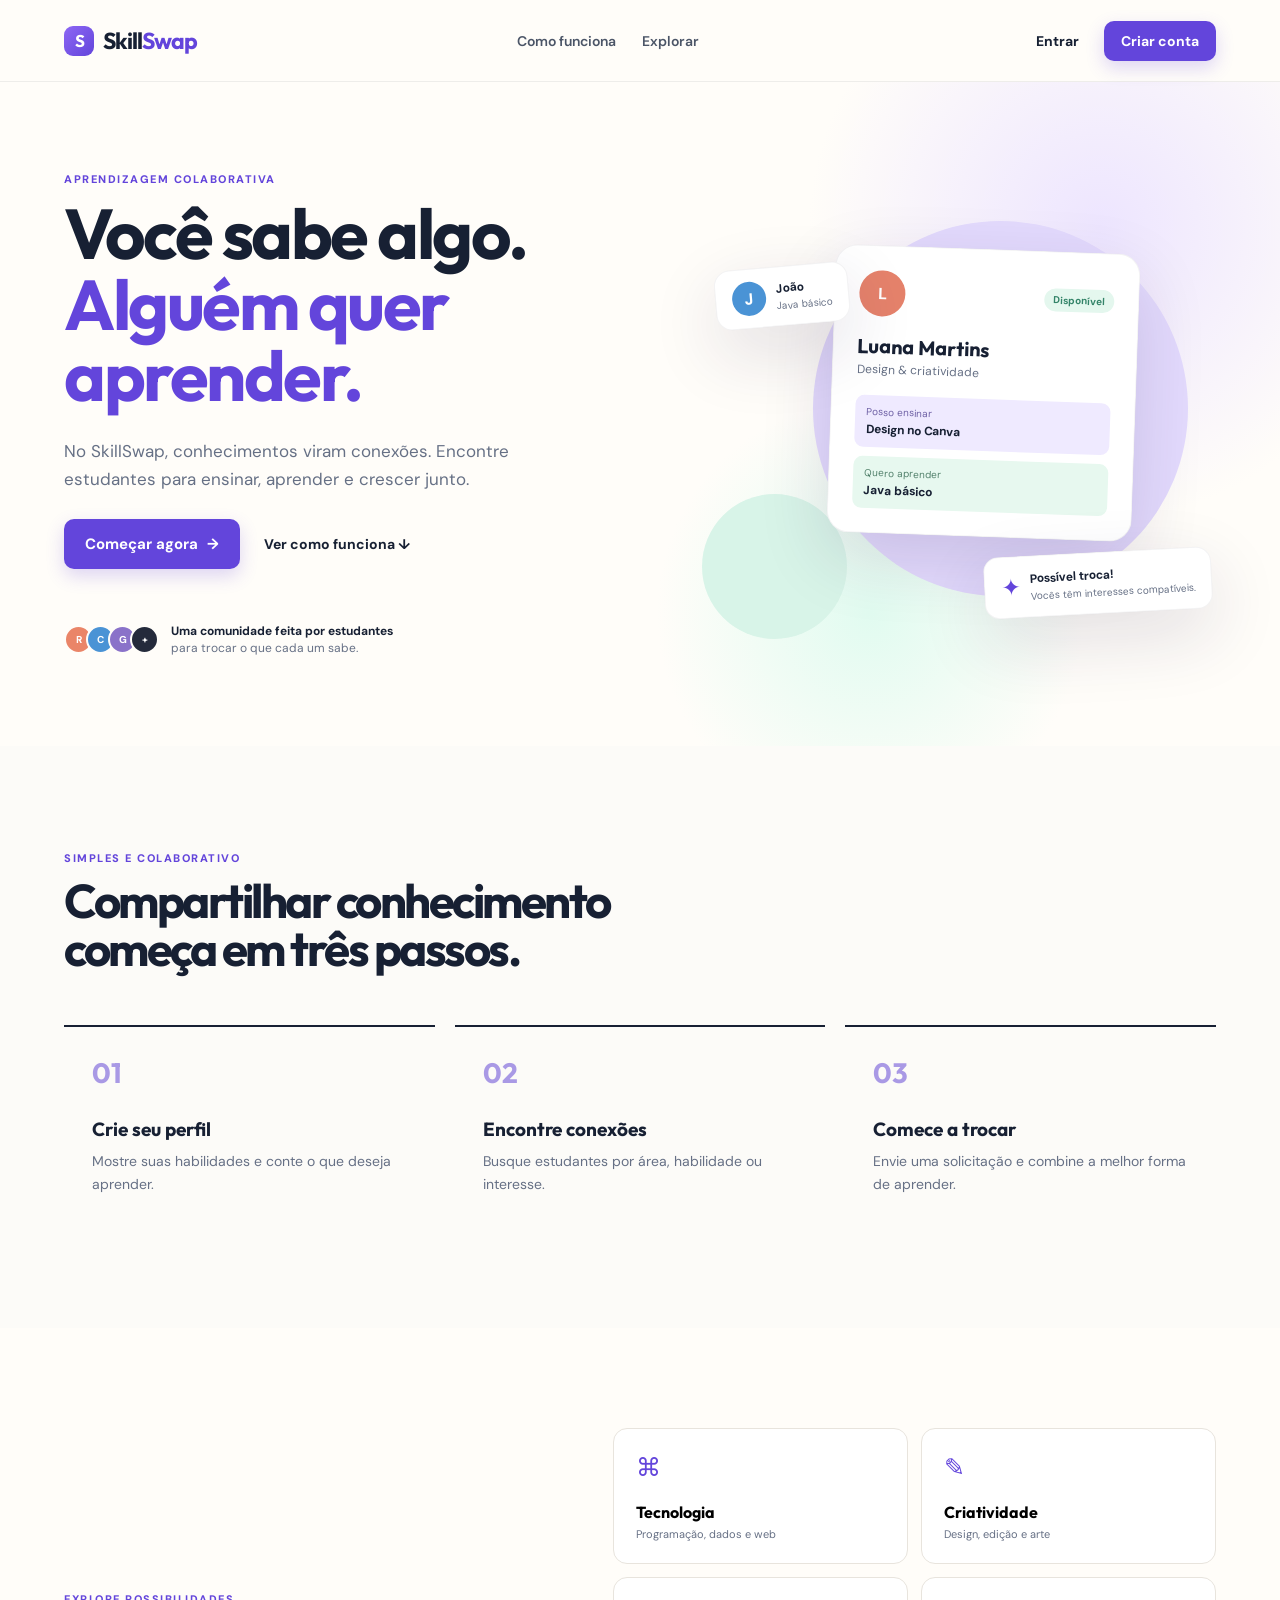
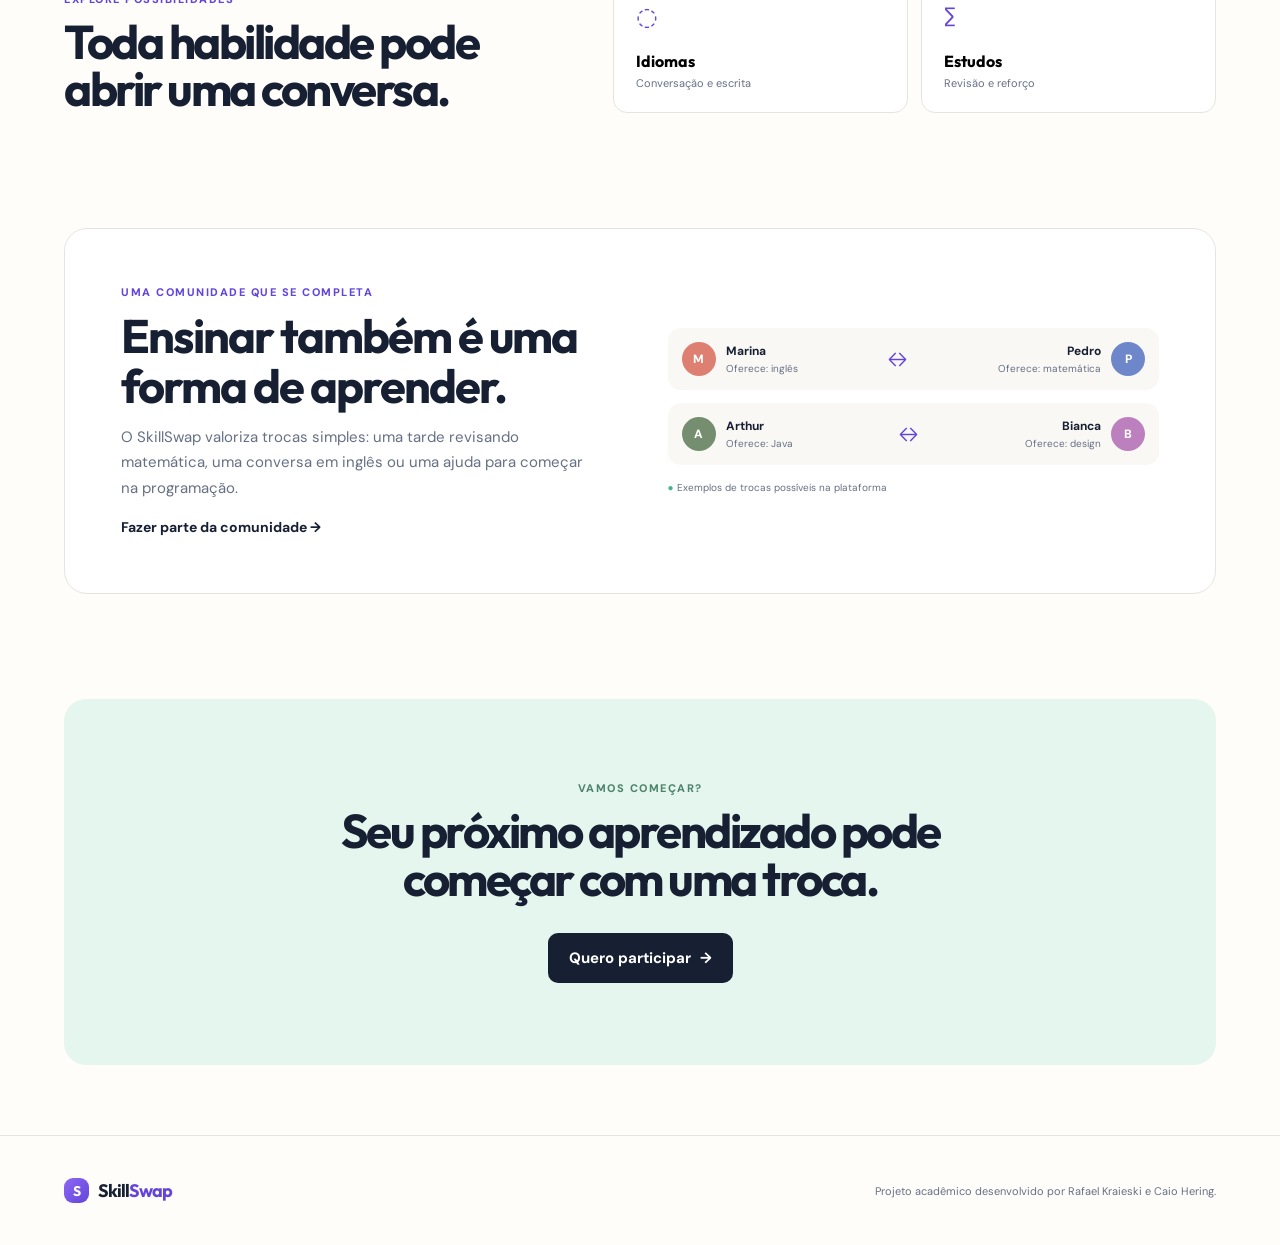
<file: src/main/resources/static/index.html>
<!DOCTYPE html>
<html lang="pt-BR">
<head>
    <meta charset="UTF-8">
    <meta name="viewport" content="width=device-width, initial-scale=1.0">
    <link rel="icon" href="data:image/svg+xml,%3Csvg xmlns='http://www.w3.org/2000/svg' viewBox='0 0 32 32'%3E%3Crect width='32' height='32' rx='8' fill='%236345db'/%3E%3Ctext x='16' y='23' font-family='Arial,sans-serif' font-size='18' font-weight='bold' fill='white' text-anchor='middle'%3ES%3C/text%3E%3C/svg%3E">
    <meta name="description" content="SkillSwap - troque conhecimentos e aprenda com outros estudantes.">
    <title>SkillSwap | Aprender é melhor quando se compartilha</title>
    <link rel="preconnect" href="https://fonts.googleapis.com">
    <link rel="preconnect" href="https://fonts.gstatic.com" crossorigin>
    <link href="https://fonts.googleapis.com/css2?family=DM+Sans:wght@400;500;600;700&family=Outfit:wght@600;700;800&display=swap" rel="stylesheet">
    <link rel="stylesheet" href="css/style.css">
</head>
<body>
    <header class="topbar">
        <a class="brand" href="#inicio" aria-label="SkillSwap, página inicial">
            <span class="brand-mark">S</span>
            <span>Skill<span>Swap</span></span>
        </a>
        <nav aria-label="Navegação principal">
            <a href="#como-funciona">Como funciona</a>
            <a href="#categorias">Explorar</a>
        </nav>
        <div class="header-actions">
            <a class="button button-ghost" href="login.html">Entrar</a>
            <a class="button button-primary" href="cadastro.html">Criar conta</a>
        </div>
    </header>

    <main id="inicio">
        <section class="hero" aria-labelledby="hero-title">
            <div class="hero-copy">
                <p class="eyebrow">APRENDIZAGEM COLABORATIVA</p>
                <h1 id="hero-title">Você sabe algo. <em>Alguém quer aprender.</em></h1>
                <p class="hero-text">No SkillSwap, conhecimentos viram conexões. Encontre estudantes para ensinar, aprender e crescer junto.</p>
                <div class="hero-actions">
                    <a class="button button-primary button-large" href="cadastro.html">Começar agora <span aria-hidden="true">→</span></a>
                    <a class="text-link" href="#como-funciona">Ver como funciona <span aria-hidden="true">↓</span></a>
                </div>
                <div class="social-proof" aria-label="Informações da comunidade">
                    <div class="avatars" aria-hidden="true"><span>R</span><span>C</span><span>G</span><span>+</span></div>
                    <p><strong>Uma comunidade feita por estudantes</strong><br>para trocar o que cada um sabe.</p>
                </div>
            </div>
            <div class="hero-visual" aria-label="Exemplo de conexão entre habilidades">
                <div class="orb orb-one"></div>
                <div class="orb orb-two"></div>
                <article class="profile-card profile-main">
                    <div class="profile-top"><span class="avatar avatar-lu">L</span><span class="online">Disponível</span></div>
                    <h2>Luana Martins</h2>
                    <p>Design &amp; criatividade</p>
                    <div class="skill-row"><span>Posso ensinar</span><b>Design no Canva</b></div>
                    <div class="skill-row wants"><span>Quero aprender</span><b>Java básico</b></div>
                </article>
                <article class="profile-card profile-small profile-left">
                    <span class="avatar avatar-jo">J</span><div><b>João</b><small>Java básico</small></div>
                </article>
                <article class="match-card"><span class="match-icon">✦</span><div><b>Possível troca!</b><small>Vocês têm interesses compatíveis.</small></div></article>
            </div>
        </section>

        <section class="steps" id="como-funciona" aria-labelledby="steps-title">
            <div class="section-heading"><p class="eyebrow">SIMPLES E COLABORATIVO</p><h2 id="steps-title">Compartilhar conhecimento começa em três passos.</h2></div>
            <div class="steps-grid">
                <article><span class="step-number">01</span><h3>Crie seu perfil</h3><p>Mostre suas habilidades e conte o que deseja aprender.</p></article>
                <article><span class="step-number">02</span><h3>Encontre conexões</h3><p>Busque estudantes por área, habilidade ou interesse.</p></article>
                <article><span class="step-number">03</span><h3>Comece a trocar</h3><p>Envie uma solicitação e combine a melhor forma de aprender.</p></article>
            </div>
        </section>

        <section class="categories" id="categorias" aria-labelledby="categories-title">
            <div><p class="eyebrow">EXPLORE POSSIBILIDADES</p><h2 id="categories-title">Toda habilidade pode abrir uma conversa.</h2></div>
            <div class="category-grid">
                <button type="button" class="category-card" data-category="Tecnologia" data-icon="⌘" data-skills="Java básico, HTML e CSS, lógica de programação"><span>⌘</span><b>Tecnologia</b><small>Programação, dados e web</small></button>
                <button type="button" class="category-card" data-category="Criatividade" data-icon="✎" data-skills="Canva, edição de vídeo, ilustração"><span>✎</span><b>Criatividade</b><small>Design, edição e arte</small></button>
                <button type="button" class="category-card" data-category="Idiomas" data-icon="◌" data-skills="Conversação em inglês, escrita, apresentações"><span>◌</span><b>Idiomas</b><small>Conversação e escrita</small></button>
                <button type="button" class="category-card" data-category="Estudos" data-icon="∑" data-skills="Matemática, física, organização de estudos"><span>∑</span><b>Estudos</b><small>Revisão e reforço</small></button>
            </div>
        </section>

        <section class="community" aria-labelledby="community-title">
            <div class="community-card">
                <div class="community-copy"><p class="eyebrow">UMA COMUNIDADE QUE SE COMPLETA</p><h2 id="community-title">Ensinar também é uma forma de aprender.</h2><p>O SkillSwap valoriza trocas simples: uma tarde revisando matemática, uma conversa em inglês ou uma ajuda para começar na programação.</p><a class="text-link" href="#participar">Fazer parte da comunidade <span aria-hidden="true">→</span></a></div>
                <div class="connection-list" aria-label="Exemplos de trocas de conhecimento">
                    <article><span class="mini-avatar a1">M</span><div><b>Marina</b><small>Oferece: inglês</small></div><span class="swap-arrow">↔</span><div class="align-right"><b>Pedro</b><small>Oferece: matemática</small></div><span class="mini-avatar a2">P</span></article>
                    <article><span class="mini-avatar a3">A</span><div><b>Arthur</b><small>Oferece: Java</small></div><span class="swap-arrow">↔</span><div class="align-right"><b>Bianca</b><small>Oferece: design</small></div><span class="mini-avatar a4">B</span></article>
                    <p class="connection-note"><span>●</span> Exemplos de trocas possíveis na plataforma</p>
                </div>
            </div>
        </section>

        <section class="cta" id="participar">
            <p class="eyebrow">VAMOS COMEÇAR?</p><h2>Seu próximo aprendizado pode começar com uma troca.</h2>
            <a class="button button-dark button-large" href="cadastro.html">Quero participar <span aria-hidden="true">→</span></a>
        </section>
    </main>

    <footer><a class="brand" href="#inicio"><span class="brand-mark">S</span><span>Skill<span>Swap</span></span></a><p>Projeto acadêmico desenvolvido por Rafael Kraieski e Caio Hering.</p></footer>
    <div class="modal-backdrop" hidden>
        <section class="category-modal" role="dialog" aria-modal="true" aria-labelledby="modal-title">
            <button class="modal-close" type="button" aria-label="Fechar janela">×</button>
            <span class="modal-icon"></span><p class="eyebrow">EXPLORAR CATEGORIA</p><h2 id="modal-title"></h2><p class="modal-description">Estas são algumas habilidades que você encontra nesta categoria. Veja quem pode ensinar e quem quer aprender.</p><div class="skill-chips"></div><a class="button button-primary modal-action" href="busca.html">Ver estudantes desta categoria</a>
        </section>
    </div>
    <div class="toast" role="status" aria-live="polite"></div>
    <script src="js/sessao.js"></script>
    <script src="js/app.js"></script>
</body>
</html>
</file>
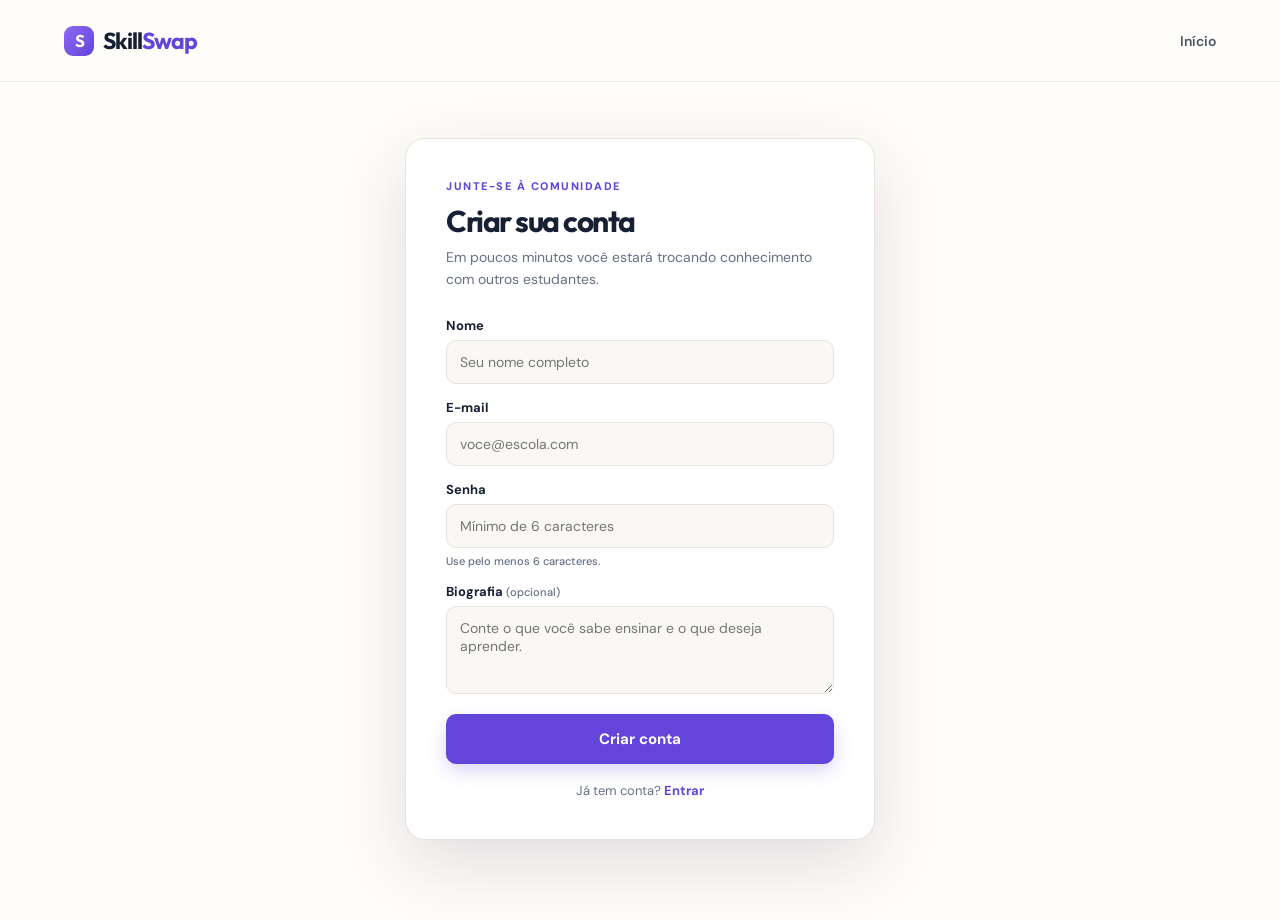
<file: src/main/resources/static/cadastro.html>
<!DOCTYPE html>
<html lang="pt-BR">
<head>
    <meta charset="UTF-8">
    <meta name="viewport" content="width=device-width, initial-scale=1.0">
    <link rel="icon" href="data:image/svg+xml,%3Csvg xmlns='http://www.w3.org/2000/svg' viewBox='0 0 32 32'%3E%3Crect width='32' height='32' rx='8' fill='%236345db'/%3E%3Ctext x='16' y='23' font-family='Arial,sans-serif' font-size='18' font-weight='bold' fill='white' text-anchor='middle'%3ES%3C/text%3E%3C/svg%3E">
    <title>Criar conta | SkillSwap</title>
    <link rel="preconnect" href="https://fonts.googleapis.com">
    <link rel="preconnect" href="https://fonts.gstatic.com" crossorigin>
    <link href="https://fonts.googleapis.com/css2?family=DM+Sans:wght@400;500;600;700&family=Outfit:wght@600;700;800&display=swap" rel="stylesheet">
    <link rel="stylesheet" href="css/style.css">
</head>
<body data-page="cadastro">
    <header class="topbar">
        <a class="brand" href="index.html" aria-label="SkillSwap, página inicial">
            <span class="brand-mark">S</span>
            <span>Skill<span>Swap</span></span>
        </a>
        <nav aria-label="Navegação principal">
            <a href="index.html">Início</a>
        </nav>
    </header>

    <main class="auth-shell">
        <section class="auth-card" aria-labelledby="cadastro-title">
            <p class="eyebrow">JUNTE-SE À COMUNIDADE</p>
            <h1 id="cadastro-title">Criar sua conta</h1>
            <p class="auth-sub">Em poucos minutos você estará trocando conhecimento com outros estudantes.</p>
            <form id="form-cadastro" novalidate>
                <div class="field">
                    <label for="nome">Nome</label>
                    <input type="text" id="nome" name="nome" autocomplete="name" maxlength="120" placeholder="Seu nome completo" required>
                </div>
                <div class="field">
                    <label for="email">E-mail</label>
                    <input type="email" id="email" name="email" autocomplete="email" maxlength="150" placeholder="voce@escola.com" required>
                </div>
                <div class="field">
                    <label for="senha">Senha</label>
                    <input type="password" id="senha" name="senha" autocomplete="new-password" maxlength="72" placeholder="Mínimo de 6 caracteres" required>
                    <span class="hint">Use pelo menos 6 caracteres.</span>
                </div>
                <div class="field">
                    <label for="biografia">Biografia <span class="hint">(opcional)</span></label>
                    <textarea id="biografia" name="biografia" maxlength="500" placeholder="Conte o que você sabe ensinar e o que deseja aprender."></textarea>
                </div>
                <div class="auth-actions">
                    <button class="button button-primary button-large" type="submit">Criar conta</button>
                </div>
            </form>
            <p class="auth-alt">Já tem conta? <a href="login.html">Entrar</a></p>
        </section>
    </main>

    <div class="toast" role="status" aria-live="polite"></div>
    <script src="js/auth.js"></script>
</body>
</html>
</file>
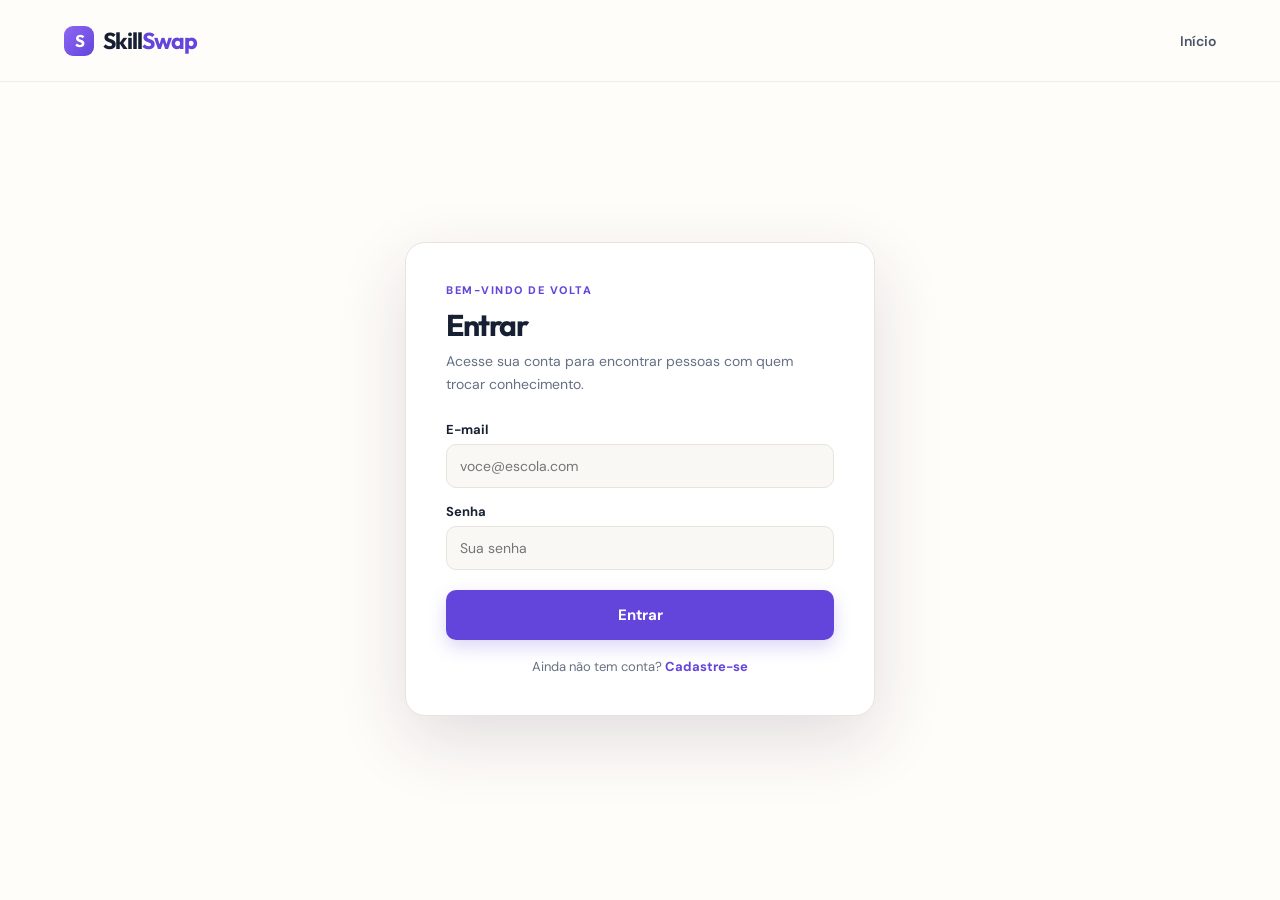
<file: src/main/resources/static/login.html>
<!DOCTYPE html>
<html lang="pt-BR">
<head>
    <meta charset="UTF-8">
    <meta name="viewport" content="width=device-width, initial-scale=1.0">
    <link rel="icon" href="data:image/svg+xml,%3Csvg xmlns='http://www.w3.org/2000/svg' viewBox='0 0 32 32'%3E%3Crect width='32' height='32' rx='8' fill='%236345db'/%3E%3Ctext x='16' y='23' font-family='Arial,sans-serif' font-size='18' font-weight='bold' fill='white' text-anchor='middle'%3ES%3C/text%3E%3C/svg%3E">
    <title>Entrar | SkillSwap</title>
    <link rel="preconnect" href="https://fonts.googleapis.com">
    <link rel="preconnect" href="https://fonts.gstatic.com" crossorigin>
    <link href="https://fonts.googleapis.com/css2?family=DM+Sans:wght@400;500;600;700&family=Outfit:wght@600;700;800&display=swap" rel="stylesheet">
    <link rel="stylesheet" href="css/style.css">
</head>
<body data-page="login">
    <header class="topbar">
        <a class="brand" href="index.html" aria-label="SkillSwap, página inicial">
            <span class="brand-mark">S</span>
            <span>Skill<span>Swap</span></span>
        </a>
        <nav aria-label="Navegação principal">
            <a href="index.html">Início</a>
        </nav>
    </header>

    <main class="auth-shell">
        <section class="auth-card" aria-labelledby="login-title">
            <p class="eyebrow">BEM-VINDO DE VOLTA</p>
            <h1 id="login-title">Entrar</h1>
            <p class="auth-sub">Acesse sua conta para encontrar pessoas com quem trocar conhecimento.</p>
            <form id="form-login" novalidate>
                <div class="field">
                    <label for="email">E-mail</label>
                    <input type="email" id="email" name="email" autocomplete="email" placeholder="voce@escola.com" required>
                </div>
                <div class="field">
                    <label for="senha">Senha</label>
                    <input type="password" id="senha" name="senha" autocomplete="current-password" placeholder="Sua senha" required>
                </div>
                <div class="auth-actions">
                    <button class="button button-primary button-large" type="submit">Entrar</button>
                </div>
            </form>
            <p class="auth-alt">Ainda não tem conta? <a href="cadastro.html">Cadastre-se</a></p>
        </section>
    </main>

    <div class="toast" role="status" aria-live="polite"></div>
    <script src="js/auth.js"></script>
</body>
</html>
</file>
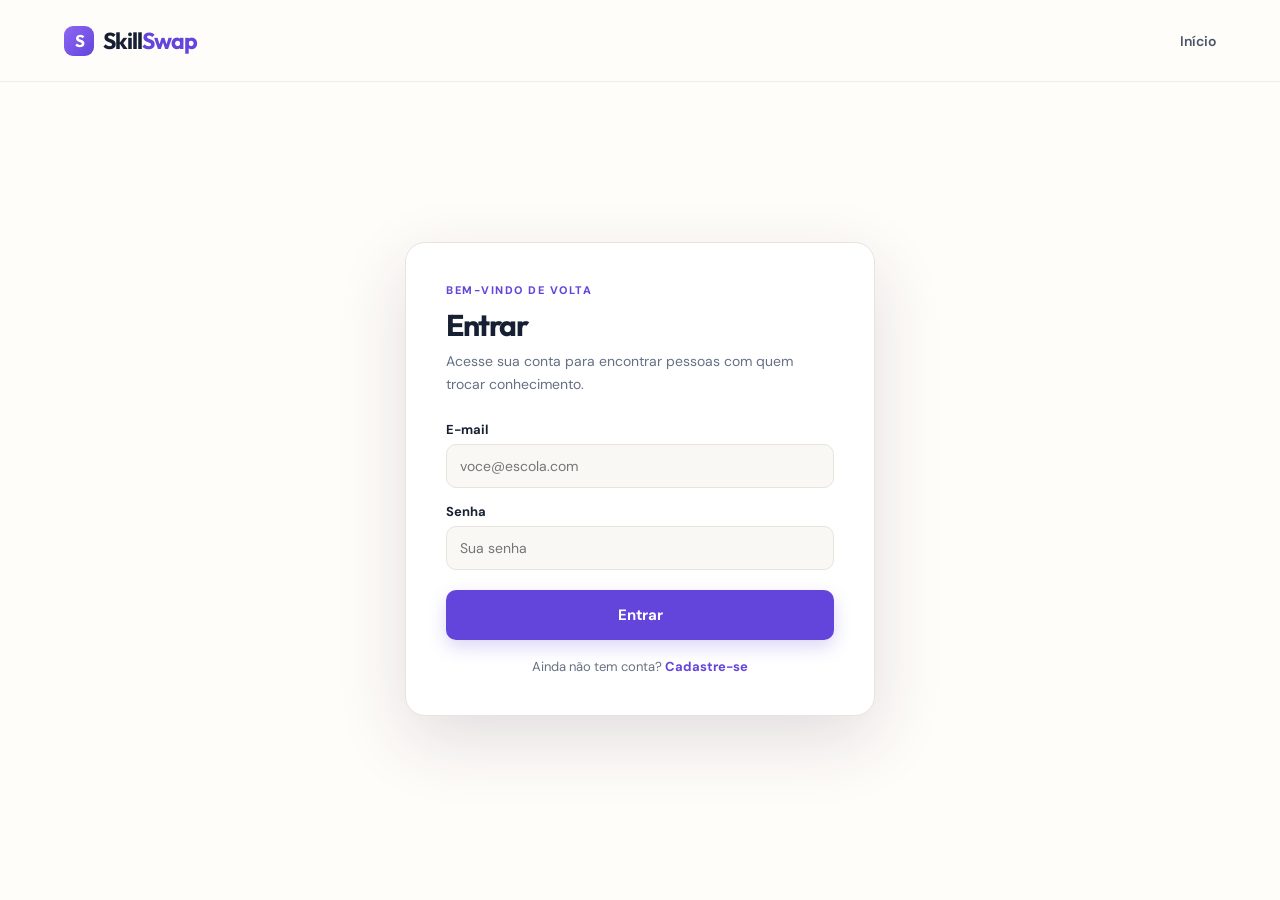
<file: src/main/resources/static/perfil.html>
<!DOCTYPE html>
<html lang="pt-BR">
<head>
    <meta charset="UTF-8">
    <meta name="viewport" content="width=device-width, initial-scale=1.0">
    <link rel="icon" href="data:image/svg+xml,%3Csvg xmlns='http://www.w3.org/2000/svg' viewBox='0 0 32 32'%3E%3Crect width='32' height='32' rx='8' fill='%236345db'/%3E%3Ctext x='16' y='23' font-family='Arial,sans-serif' font-size='18' font-weight='bold' fill='white' text-anchor='middle'%3ES%3C/text%3E%3C/svg%3E">
    <title>Meu perfil | SkillSwap</title>
    <link rel="preconnect" href="https://fonts.googleapis.com">
    <link rel="preconnect" href="https://fonts.gstatic.com" crossorigin>
    <link href="https://fonts.googleapis.com/css2?family=DM+Sans:wght@400;500;600;700&family=Outfit:wght@600;700;800&display=swap" rel="stylesheet">
    <link rel="stylesheet" href="css/style.css">
</head>
<body data-page="perfil">
    <header class="topbar">
        <a class="brand" href="index.html" aria-label="SkillSwap, página inicial">
            <span class="brand-mark">S</span>
            <span>Skill<span>Swap</span></span>
        </a>
        <nav aria-label="Navegação principal">
            <a href="busca.html">Estudantes</a>
            <a href="solicitacoes.html">Trocas</a>
            <a href="index.html">Início</a>
            <a href="#" id="link-sair">Sair</a>
        </nav>
    </header>

    <main class="auth-shell">
        <section class="auth-card perfil-card" aria-labelledby="perfil-title">
            <div class="perfil-head">
                <span class="perfil-avatar" id="perfil-inicial">?</span>
                <div>
                    <h1 id="perfil-title">Meu perfil</h1>
                    <p><span id="perfil-email"></span><br><small id="perfil-desde"></small></p>
                </div>
            </div>

            <h2 class="perfil-section-title">Minha biografia</h2>
            <p class="perfil-bio" id="perfil-bio"></p>

            <h2 class="perfil-section-title">Posso ensinar</h2>
            <div class="skill-list" id="lista-oferece"></div>

            <h2 class="perfil-section-title">Quero aprender</h2>
            <div class="skill-list" id="lista-deseja"></div>

            <h2 class="perfil-section-title">Adicionar habilidade</h2>
            <form id="form-habilidade" novalidate>
                <datalist id="habilidades-existentes"></datalist>
                <div class="field">
                    <label for="habilidade">Habilidade</label>
                    <input type="text" id="habilidade" name="nome" list="habilidades-existentes" maxlength="100" placeholder="Ex.: Java básico, Canva, conversação em inglês" required>
                </div>
                <div class="form-row">
                    <div class="field">
                        <label for="categoria">Categoria</label>
                        <select id="categoria" name="categoria" required>
                            <option value="">Escolha...</option>
                            <option value="Tecnologia">Tecnologia</option>
                            <option value="Criatividade">Criatividade</option>
                            <option value="Idiomas">Idiomas</option>
                            <option value="Estudos">Estudos</option>
                            <option value="Outros">Outros</option>
                        </select>
                    </div>
                    <div class="field">
                        <label for="tipo">Tipo</label>
                        <select id="tipo" name="tipo" required>
                            <option value="">Escolha...</option>
                            <option value="OFERECE">Posso ensinar</option>
                            <option value="DESEJA_APRENDER">Quero aprender</option>
                        </select>
                    </div>
                </div>
                <div class="auth-actions">
                    <button class="button button-dark" type="submit">Adicionar habilidade</button>
                </div>
            </form>

            <h2 class="perfil-section-title separador">Editar perfil</h2>
            <form id="form-perfil" novalidate>
                <div class="field">
                    <label for="nome">Nome</label>
                    <input type="text" id="nome" name="nome" maxlength="120" required>
                </div>
                <div class="field">
                    <label for="biografia">Biografia</label>
                    <textarea id="biografia" name="biografia" maxlength="500" placeholder="Conte o que você sabe ensinar e o que deseja aprender."></textarea>
                </div>
                <div class="auth-actions">
                    <button class="button button-primary" type="submit">Salvar alterações</button>
                </div>
            </form>
        </section>
    </main>

    <div class="toast" role="status" aria-live="polite"></div>
    <script src="js/sessao.js"></script>
    <script src="js/auth.js"></script>
</body>
</html>
</file>
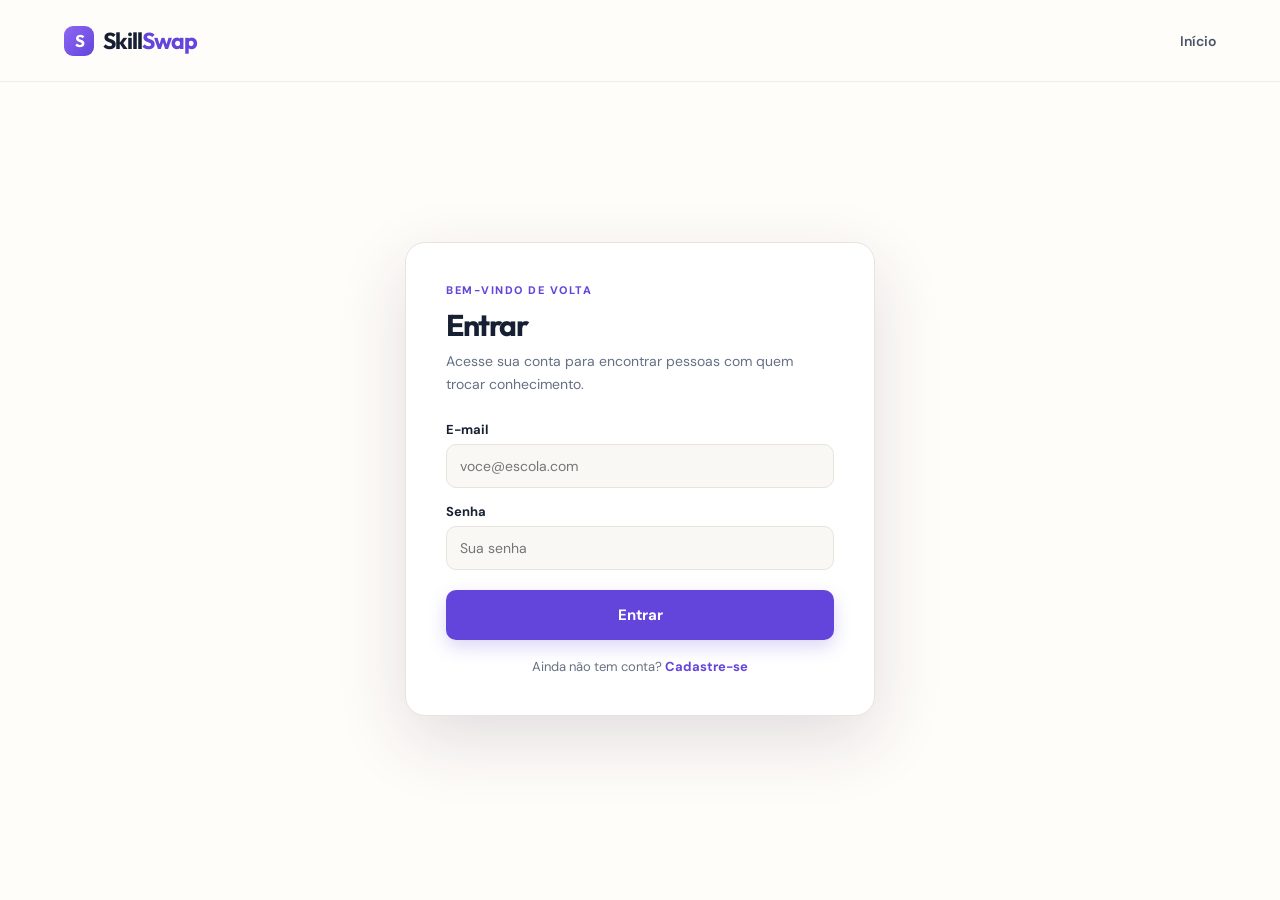
<file: src/main/resources/static/solicitacoes.html>
<!DOCTYPE html>
<html lang="pt-BR">
<head>
    <meta charset="UTF-8">
    <meta name="viewport" content="width=device-width, initial-scale=1.0">
    <link rel="icon" href="data:image/svg+xml,%3Csvg xmlns='http://www.w3.org/2000/svg' viewBox='0 0 32 32'%3E%3Crect width='32' height='32' rx='8' fill='%236345db'/%3E%3Ctext x='16' y='23' font-family='Arial,sans-serif' font-size='18' font-weight='bold' fill='white' text-anchor='middle'%3ES%3C/text%3E%3C/svg%3E">
    <title>Minhas trocas | SkillSwap</title>
    <link rel="preconnect" href="https://fonts.googleapis.com">
    <link rel="preconnect" href="https://fonts.gstatic.com" crossorigin>
    <link href="https://fonts.googleapis.com/css2?family=DM+Sans:wght@400;500;600;700&family=Outfit:wght@600;700;800&display=swap" rel="stylesheet">
    <link rel="stylesheet" href="css/style.css">
</head>
<body data-page="trocas">
    <header class="topbar">
        <a class="brand" href="index.html" aria-label="SkillSwap, página inicial">
            <span class="brand-mark">S</span>
            <span>Skill<span>Swap</span></span>
        </a>
        <nav aria-label="Navegação principal">
            <a href="busca.html">Estudantes</a>
            <a href="index.html">Início</a>
            <a href="#" id="link-sair">Sair</a>
        </nav>
    </header>

    <main class="auth-shell">
        <section class="auth-card perfil-card" aria-labelledby="trocas-title">
            <p class="eyebrow">CONEXÕES</p>
            <h1 id="trocas-title">Minhas trocas</h1>
            <p class="auth-sub">Acompanhe as solicitações que você enviou e recebeu.</p>

            <div class="painel-resumo" id="painel-resumo"></div>

            <h2 class="perfil-section-title">Recebidas</h2>
            <div class="troca-lista" id="lista-recebidas"></div>

            <h2 class="perfil-section-title separador">Enviadas</h2>
            <div class="troca-lista" id="lista-enviadas"></div>
        </section>
    </main>

    <div class="toast" role="status" aria-live="polite"></div>
    <script src="js/sessao.js"></script>
    <script src="js/trocas.js"></script>
</body>
</html>
</file>
<file: src/main/resources/static/css/style.css>
:root { --ink:#172033; --muted:#667085; --paper:#fffdf9; --purple:#6345db; --violet:#8d67f4; --mint:#d8f4e8; --line:#e8e4dd; --shadow:0 24px 70px rgba(39, 28, 75, .14); }
* { box-sizing:border-box; }
html { scroll-behavior:smooth; }
body { margin:0; color:var(--ink); background:var(--paper); font-family:"DM Sans", Arial, sans-serif; }
a { color:inherit; text-decoration:none; }
button { font:inherit; }
.topbar, main > section, footer { padding-left:max(5vw, 24px); padding-right:max(5vw, 24px); }
.topbar { height:82px; display:flex; align-items:center; justify-content:space-between; gap:24px; border-bottom:1px solid rgba(23,32,51,.07); background:rgba(255,253,249,.9); position:sticky; top:0; z-index:5; backdrop-filter:blur(14px); }
.brand { display:inline-flex; align-items:center; gap:9px; font:700 23px "Outfit", sans-serif; letter-spacing:-1px; }.brand > span:last-child > span { color:var(--purple); }.brand-mark { width:30px; height:30px; border-radius:9px; display:grid; place-items:center; color:#fff; background:linear-gradient(135deg,var(--violet),var(--purple)); font-size:17px; }
nav { display:flex; gap:26px; color:#4b5567; font-size:14px; font-weight:600; } nav a:hover,.text-link:hover { color:var(--purple); }.header-actions { display:flex; align-items:center; gap:8px; }
.button { cursor:pointer; border:0; border-radius:10px; padding:11px 17px; font-weight:700; font-size:14px; transition:.2s transform,.2s box-shadow,.2s background; display:inline-flex; align-items:center; justify-content:center; gap:9px; }.button:hover { transform:translateY(-2px); }.button-primary { color:white; background:var(--purple); box-shadow:0 7px 18px rgba(99,69,219,.22); }.button-primary:hover { background:#5338c4; }.button-ghost { background:transparent; color:var(--ink); }.button-large { padding:15px 21px; font-size:15px; }.button-dark { color:#fff; background:var(--ink); }
.hero { min-height:650px; display:grid; grid-template-columns:1.06fr .94fr; align-items:center; gap:50px; overflow:hidden; background:radial-gradient(circle at 86% 22%,#ede5ff 0,transparent 24%), radial-gradient(circle at 68% 80%,#e1fbf0 0,transparent 21%); }.hero-copy { max-width:615px; padding:90px 0; }.eyebrow { color:var(--purple); margin:0 0 12px; font-size:11px; letter-spacing:1.5px; font-weight:800; }.hero h1,.section-heading h2,.categories h2,.cta h2 { font-family:"Outfit",sans-serif; letter-spacing:-2.5px; line-height:1.01; }.hero h1 { max-width:600px; font-size:clamp(48px,5.5vw,78px); margin:0; }.hero h1 em { color:var(--purple); font-style:normal; }.hero-text { max-width:500px; color:var(--muted); font-size:17px; line-height:1.65; margin:26px 0; }.hero-actions { display:flex; align-items:center; gap:24px; }.text-link { color:var(--ink); font-size:14px; font-weight:700; }.social-proof { display:flex; align-items:center; gap:12px; margin-top:54px; }.social-proof p { margin:0; color:var(--muted); line-height:1.35; font-size:12px; }.social-proof strong { color:var(--ink); }.avatars { display:flex; }.avatars span { width:29px; height:29px; display:grid; place-items:center; margin-left:-7px; border:2px solid var(--paper); border-radius:50%; color:white; font-size:10px; font-weight:bold; background:#ea8568; }.avatars span:nth-child(2){background:#4a93d5}.avatars span:nth-child(3){background:#8a72c9}.avatars span:last-child{background:#242a3b}.avatars span:first-child{margin:0;}
.hero-visual { height:470px; position:relative; }.orb { position:absolute; border-radius:50%; }.orb-one { width:375px; height:375px; background:#e3dafd; right:28px; top:42px; }.orb-two { width:145px; height:145px; background:var(--mint); left:4px; bottom:10px; }.profile-card,.match-card { position:absolute; background:#fff; border:1px solid rgba(23,32,51,.05); box-shadow:var(--shadow); }.profile-main { width:305px; border-radius:22px; right:80px; top:70px; padding:24px; transform:rotate(2deg); }.profile-top { display:flex; justify-content:space-between; align-items:center; }.avatar { display:grid; place-items:center; border-radius:50%; width:46px; height:46px; font-weight:800; color:white; }.avatar-lu { background:#e5826b; }.avatar-jo { background:#4a93d5; }.online { color:#348469; border-radius:30px; padding:5px 9px; background:#e4f7ee; font-size:10px; font-weight:700; }.profile-main h2 { margin:17px 0 3px; font:700 20px "Outfit",sans-serif; }.profile-main > p { margin:0 0 18px; color:var(--muted); font-size:12px; }.skill-row { margin-top:9px; padding:10px 11px; background:#efeaff; border-radius:9px; display:flex; flex-direction:column; gap:3px; }.skill-row span { color:#6d5fa4; font-size:10px; }.skill-row b { font-size:12px; }.skill-row.wants { background:#e7f8ef; }.skill-row.wants span { color:#52806b; }.profile-small { display:flex; gap:10px; align-items:center; padding:12px 16px; left:17px; top:87px; border-radius:16px; transform:rotate(-5deg); }.profile-small .avatar { width:34px; height:34px; }.profile-small b,.profile-small small { display:block; }.profile-small b { font-size:12px; }.profile-small small { color:var(--muted); font-size:10px; margin-top:3px; }.match-card { max-width:236px; display:flex; align-items:center; gap:10px; padding:14px 16px; border-radius:15px; right:4px; bottom:35px; transform:rotate(-3deg); }.match-icon { color:var(--purple); font-size:23px; }.match-card b,.match-card small { display:block; }.match-card b { font-size:12px; }.match-card small { color:var(--muted); line-height:1.3; font-size:10px; margin-top:3px; }
.steps { padding-top:105px; padding-bottom:105px; background:#fcfbf8; }.section-heading { max-width:590px; }.section-heading h2,.categories h2,.cta h2 { margin:0; font-size:clamp(32px,3.7vw,49px); }.steps-grid { display:grid; grid-template-columns:repeat(3,1fr); gap:20px; margin-top:53px; }.steps-grid article { padding:28px; border-top:2px solid var(--ink); }.step-number { color:#a999e5; font:700 28px "Outfit",sans-serif; }.steps-grid h3 { margin:27px 0 9px; font:700 19px "Outfit",sans-serif; }.steps-grid p { margin:0; color:var(--muted); line-height:1.6; font-size:14px; }.categories { padding-top:100px; padding-bottom:105px; display:grid; grid-template-columns:.9fr 1.1fr; gap:55px; align-items:end; }.category-grid { display:grid; grid-template-columns:repeat(2,1fr); gap:13px; }.category-card { padding:22px; text-align:left; cursor:pointer; background:#fff; border:1px solid var(--line); border-radius:14px; transition:.2s transform,.2s border; }.category-card:hover { transform:translateY(-4px); border-color:var(--purple); }.category-card span,.category-card b,.category-card small { display:block; }.category-card span { color:var(--purple); font-size:25px; margin-bottom:18px; }.category-card b { font:700 16px "Outfit",sans-serif; }.category-card small { margin-top:5px; color:var(--muted); font-size:11px; }.cta { margin:0 max(5vw,24px) 70px; padding:82px 40px; text-align:center; border-radius:22px; background:#e4f6ee; }.cta h2 { max-width:700px; margin:0 auto 30px; }.cta .eyebrow { color:#4e836d; }footer { min-height:110px; display:flex; align-items:center; justify-content:space-between; gap:25px; border-top:1px solid var(--line); }footer .brand { font-size:18px; }footer .brand-mark { width:25px; height:25px; font-size:14px; }footer p { color:var(--muted); font-size:11px; }.toast { position:fixed; opacity:0; pointer-events:none; bottom:24px; left:50%; transform:translate(-50%,20px); max-width:380px; padding:12px 16px; color:#fff; border-radius:10px; background:var(--ink); font-size:13px; box-shadow:var(--shadow); transition:.25s opacity,.25s transform; z-index:10; }.toast.show { opacity:1; transform:translate(-50%,0); }
.community { padding-top:10px; padding-bottom:105px; }.community-card { display:grid; grid-template-columns:1fr 1fr; gap:55px; align-items:center; padding:56px; border:1px solid var(--line); border-radius:23px; background:#fff; }.community-copy h2 { max-width:470px; margin:0; font:700 clamp(32px,3.7vw,47px)/1.05 "Outfit",sans-serif; letter-spacing:-2px; }.community-copy > p:not(.eyebrow) { max-width:470px; color:var(--muted); font-size:15px; line-height:1.7; }.connection-list { display:grid; gap:13px; }.connection-list article { display:flex; align-items:center; gap:10px; padding:14px; border-radius:13px; background:#faf8f4; }.mini-avatar { width:34px; height:34px; flex:0 0 34px; display:grid; place-items:center; border-radius:50%; color:#fff; font-size:12px; font-weight:800; }.a1{background:#dd8072}.a2{background:#6e87ca}.a3{background:#768e70}.a4{background:#bd80bf}.connection-list b,.connection-list small { display:block; }.connection-list b { font-size:12px; }.connection-list small { color:var(--muted); margin-top:3px; font-size:10px; }.swap-arrow { color:var(--purple); margin-left:auto; margin-right:auto; font-size:19px; }.align-right { text-align:right; }.connection-note { margin:3px 0 0; color:var(--muted); font-size:10px; }.connection-note span { color:#44b58c; }.modal-backdrop { position:fixed; inset:0; display:grid; place-items:center; padding:24px; background:rgba(23,32,51,.42); backdrop-filter:blur(4px); z-index:20; }.modal-backdrop[hidden] { display:none; }.category-modal { width:min(470px,100%); position:relative; padding:36px; background:var(--paper); border-radius:20px; box-shadow:0 30px 90px rgba(18,20,38,.3); }.modal-close { position:absolute; right:15px; top:12px; cursor:pointer; width:32px; height:32px; color:var(--muted); border:0; background:transparent; font-size:27px; line-height:1; }.modal-icon { display:grid; place-items:center; width:49px; height:49px; margin-bottom:19px; border-radius:14px; color:var(--purple); background:#eee9ff; font-size:27px; }.category-modal h2 { margin:0 0 9px; font:700 31px "Outfit",sans-serif; letter-spacing:-1px; }.modal-description { margin:0; color:var(--muted); font-size:14px; line-height:1.6; }.skill-chips { display:flex; flex-wrap:wrap; gap:8px; margin:25px 0; }.skill-chips span { padding:8px 10px; color:#514587; border-radius:8px; background:#eeeaff; font-size:12px; font-weight:600; }.no-scroll { overflow:hidden; }
@media (max-width:780px){ .topbar{height:68px}.topbar nav,.button-ghost{display:none}.hero{grid-template-columns:1fr;gap:0}.hero-copy{padding:65px 0 25px}.hero-visual{height:400px}.profile-main{right:12%;}.steps-grid,.categories,.community-card{grid-template-columns:1fr}.categories{gap:30px}.community-card{gap:35px;padding:32px}.cta{margin-left:24px;margin-right:24px;padding:65px 22px}footer{align-items:flex-start;flex-direction:column;padding-top:25px;padding-bottom:25px}.hero h1{font-size:52px}.social-proof{margin-top:35px} }
@media (max-width:470px){ .topbar{padding-left:18px;padding-right:18px}.brand{font-size:20px}.header-actions .button-primary{padding:9px 12px}.hero h1{font-size:43px}.hero-actions{align-items:flex-start;flex-direction:column;gap:18px}.hero-visual{transform:scale(.85);transform-origin:left top;width:118%;}.profile-main{right:3%}.category-grid{grid-template-columns:1fr}.steps-grid{gap:0}.steps-grid article{padding-left:0;padding-right:0} }

/* Telas de cadastro, login e perfil (Ciclo 2) */
.auth-shell { min-height:calc(100vh - 82px); display:grid; place-items:center; padding:56px max(5vw,24px) 80px; }
.auth-card { width:min(470px,100%); background:#fff; border:1px solid var(--line); border-radius:20px; padding:40px; box-shadow:var(--shadow); }
.auth-card h1 { margin:0 0 8px; font:700 30px/1.1 "Outfit",sans-serif; letter-spacing:-1.5px; }
.auth-sub { margin:0 0 26px; color:var(--muted); font-size:14px; line-height:1.6; }
.field { display:flex; flex-direction:column; gap:6px; margin-bottom:15px; }
.field label { font-size:13px; font-weight:700; }
.field .hint { color:var(--muted); font-size:11px; font-weight:500; }
.field input,.field textarea { border:1px solid var(--line); border-radius:10px; padding:12px 13px; font:inherit; font-size:14px; background:#faf8f4; width:100%; transition:border-color .2s,background .2s; }
.field input:focus,.field textarea:focus { outline:none; border-color:var(--purple); background:#fff; }
.field textarea { resize:vertical; min-height:88px; }
.auth-actions { margin-top:20px; }
.auth-actions .button { width:100%; }
.auth-alt { margin:18px 0 0; text-align:center; color:var(--muted); font-size:13px; }
.auth-alt a { color:var(--purple); font-weight:700; }
.auth-alt a:hover { text-decoration:underline; }
.perfil-card { width:min(560px,100%); }
.perfil-avatar { flex:0 0 64px; width:64px; height:64px; border-radius:50%; display:grid; place-items:center; color:#fff; font:700 26px "Outfit",sans-serif; background:linear-gradient(135deg,var(--violet),var(--purple)); }
.perfil-head { display:flex; align-items:center; gap:15px; margin-bottom:22px; }
.perfil-head h1 { margin:0; font:700 24px "Outfit",sans-serif; letter-spacing:-1px; }
.perfil-head p { margin:0; color:var(--muted); font-size:13px; line-height:1.45; }
.perfil-section-title { font:700 13px "Outfit",sans-serif; margin:0 0 12px; text-transform:uppercase; letter-spacing:.8px; color:#4b5567; }
.perfil-bio { background:#faf8f4; border:1px solid var(--line); border-radius:12px; padding:13px 15px; color:var(--muted); font-size:14px; line-height:1.6; margin:0 0 24px; white-space:pre-wrap; }
@media (max-width:470px){ .auth-card{padding:28px 22px} .perfil-card{padding:28px 22px} }

/* Sessão ativa no topo e habilidades (Ciclo 3) */
.user-chip { display:inline-flex; align-items:center; gap:8px; font-weight:700; font-size:13px; color:#4b5567; }
.user-mini { width:28px; height:28px; flex:0 0 28px; border-radius:50%; display:grid; place-items:center; color:#fff; background:linear-gradient(135deg,var(--violet),var(--purple)); font-size:12px; font-weight:800; }
.skill-list { display:flex; flex-wrap:wrap; gap:8px; margin:0 0 8px; }
.skill-chip { display:inline-flex; align-items:center; gap:7px; padding:8px 10px; color:#514587; border-radius:8px; background:#eeeaff; font-size:12px; font-weight:600; }
.chip-remove { cursor:pointer; border:0; background:transparent; color:#8a7cc0; font-size:15px; line-height:1; padding:0 1px; font-weight:700; }
.chip-remove:hover { color:var(--purple); }
.skill-vazia { color:var(--muted); font-size:12px; margin:0; }
.form-row { display:grid; grid-template-columns:1fr 1fr; gap:12px; }
.field select { border:1px solid var(--line); border-radius:10px; padding:12px 13px; font:inherit; font-size:14px; background:#faf8f4; width:100%; cursor:pointer; transition:border-color .2s,background .2s; }
.field select:focus { outline:none; border-color:var(--purple); background:#fff; }
.separador { margin-top:26px; padding-top:22px; border-top:1px solid var(--line); }
.acoes-duplas { display:flex; gap:10px; }
.acoes-duplas .button { flex:1; }
.busca-card { width:min(860px,100%); background:#fff; border:1px solid var(--line); border-radius:20px; padding:40px; box-shadow:var(--shadow); }
.busca-card h1 { margin:0 0 8px; font:700 30px/1.1 "Outfit",sans-serif; letter-spacing:-1.5px; }
.busca-form { display:flex; flex-wrap:wrap; gap:10px; margin-top:20px; }
.busca-form input[type="text"] { flex:2 1 240px; border:1px solid var(--line); border-radius:10px; padding:12px 13px; font:inherit; font-size:14px; background:#faf8f4; }
.busca-form input[type="text"]:focus { outline:none; border-color:var(--purple); background:#fff; }
.busca-form select { flex:1 1 170px; border:1px solid var(--line); border-radius:10px; padding:12px 13px; font:inherit; font-size:14px; background:#faf8f4; cursor:pointer; }
.busca-form .button { flex:0 0 auto; }
.resultados { display:grid; grid-template-columns:repeat(2,1fr); gap:13px; margin-top:22px; }
.estudante-card { background:#fff; border:1px solid var(--line); border-radius:14px; padding:20px; transition:.2s transform,.2s border; }
.estudante-card:hover { transform:translateY(-3px); border-color:var(--purple); }
.estudante-top { display:flex; align-items:center; gap:12px; margin-bottom:10px; }
.estudante-top .user-mini { width:40px; height:40px; flex-basis:40px; font-size:16px; }
.estudante-top b { font:700 15px "Outfit",sans-serif; }
.bio-curta { color:var(--muted); font-size:12.5px; line-height:1.5; margin:0 0 4px; }
.card-rotulo { display:block; color:#6d5fa4; font-size:10px; font-weight:800; text-transform:uppercase; letter-spacing:.6px; margin-top:12px; }
.card-rotulo.rotulo-aprender { color:#52806b; }
.card-chips { display:flex; flex-wrap:wrap; gap:6px; margin-top:6px; }
.card-chips .skill-chip { padding:6px 8px; font-size:11px; }
.estudante-card .text-link { display:inline-block; margin-top:14px; font-size:13px; }
.vazio { text-align:center; color:var(--muted); padding:38px 24px; border:1px dashed var(--line); border-radius:14px; margin-top:22px; }
.vazio b { color:var(--ink); }
.vazio p { margin:8px auto 0; max-width:420px; font-size:13px; line-height:1.6; }
@media (max-width:780px){ .resultados{grid-template-columns:1fr} .busca-card{padding:28px 22px} .form-row{grid-template-columns:1fr} }

/* Solicitações de troca (Ciclo 4) */
.troca-lista { display:grid; gap:10px; }
.troca-item { display:flex; align-items:center; justify-content:space-between; gap:12px; padding:13px 14px; border:1px solid var(--line); border-radius:12px; background:#faf8f4; }
.troca-quem { display:flex; align-items:center; gap:10px; }
.troca-quem b { font:700 14px "Outfit",sans-serif; color:var(--ink); }
.troca-quem:hover b { color:var(--purple); }
.troca-acoes { display:flex; align-items:center; gap:8px; flex-wrap:wrap; justify-content:flex-end; }
.troca-acoes .button { padding:8px 12px; font-size:12px; }
.status-chip { padding:5px 9px; border-radius:30px; font-size:10px; font-weight:800; letter-spacing:.4px; text-transform:uppercase; white-space:nowrap; }
.status-pendente { color:#8a6116; background:#fdf1d8; }
.status-aceita { color:#2f7d5c; background:#dcf3e8; }
.status-recusada { color:#a04b4b; background:#f9e3e3; }
@media (max-width:470px){ .troca-item{flex-direction:column; align-items:flex-start} .troca-acoes{justify-content:flex-start} }

/* Painel de conexões e refinamentos (Ciclo 5) */
.painel-resumo { display:grid; grid-template-columns:repeat(3,1fr); gap:10px; margin:0 0 22px; }
.resumo-card { text-align:center; padding:14px 10px; border:1px solid var(--line); border-radius:12px; background:#faf8f4; }
.resumo-card b { display:block; font:700 24px "Outfit",sans-serif; color:var(--purple); }
.resumo-card small { color:var(--muted); font-size:10px; font-weight:800; text-transform:uppercase; letter-spacing:.5px; }
@media (max-width:470px){ .painel-resumo{grid-template-columns:1fr 1fr 1fr; gap:6px} .resumo-card b{font-size:19px} }
</file>
